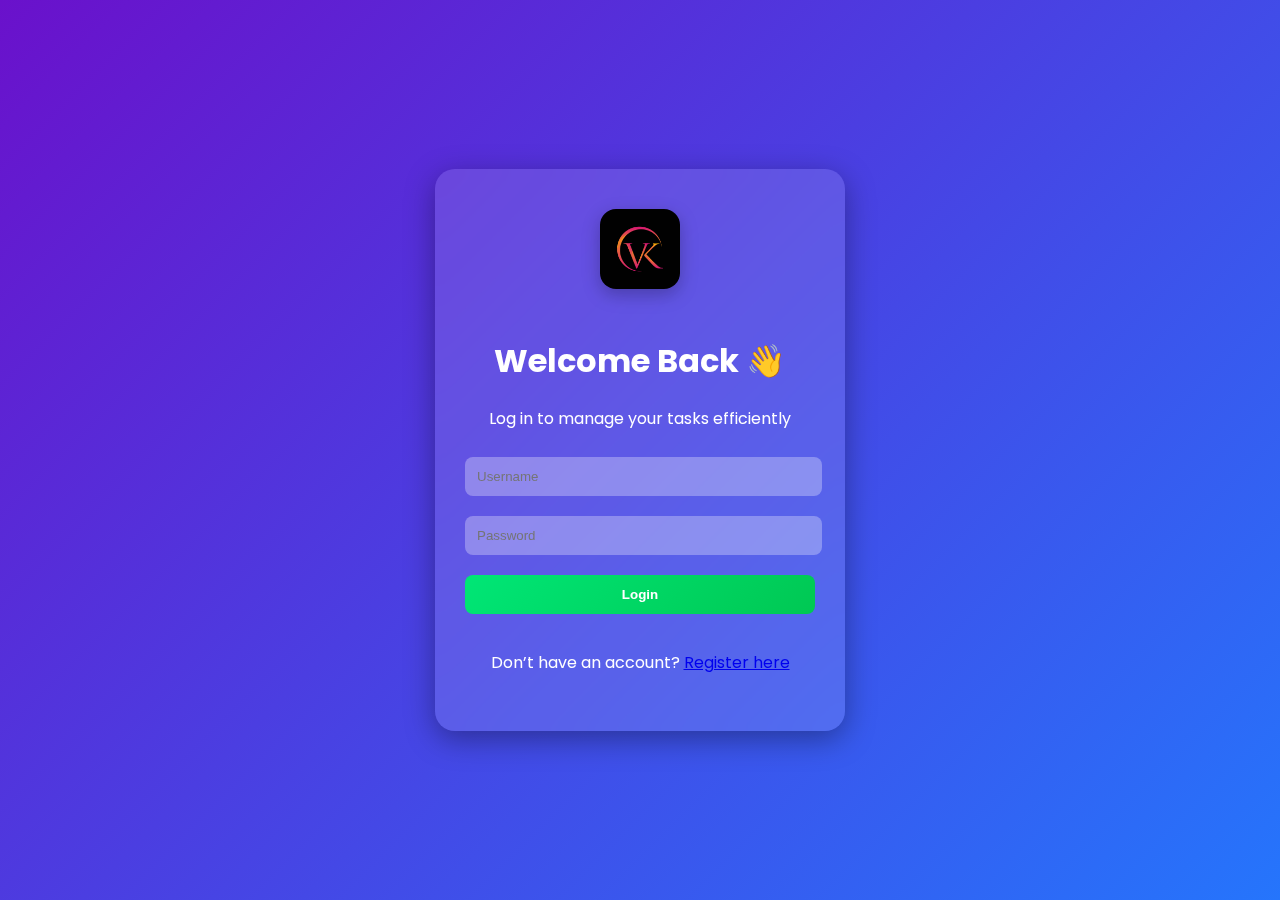
<file: Smart_Task_Manager-main/Smart_Task_Manager-main/task-manager/index.html>
<!DOCTYPE html>
<html lang="en">
<head>
  <meta charset="UTF-8">
  <meta name="viewport" content="width=device-width, initial-scale=1.0">
  <title>Login | Smart Task Manager</title>
  <link rel="icon" type="image/png" href="logo.png">
  <link rel="stylesheet" href="style.css">
</head>
<body class="login-body">
  <div class="login-container">
    <img src="istockphoto-1314338734-612x612.jpg" alt="App Logo" class="login-logo">
    <h1>Welcome Back 👋</h1>
    <p class="login-sub">Log in to manage your tasks efficiently</p>

    <form id="loginForm" class="login-form">
      <input type="text" id="username" placeholder="Username" required>
      <input type="password" id="password" placeholder="Password" required>
      <button type="submit">Login</button>
      <p class="error-msg" id="loginError"></p>
    </form>

    <!-- 👇 Added Register Option -->
    <p class="login-sub">
      Don’t have an account? 
      <a href="register.html">Register here</a>
    </p>
  </div>

  <script src="login.js"></script>
</body>
</html>
</file>
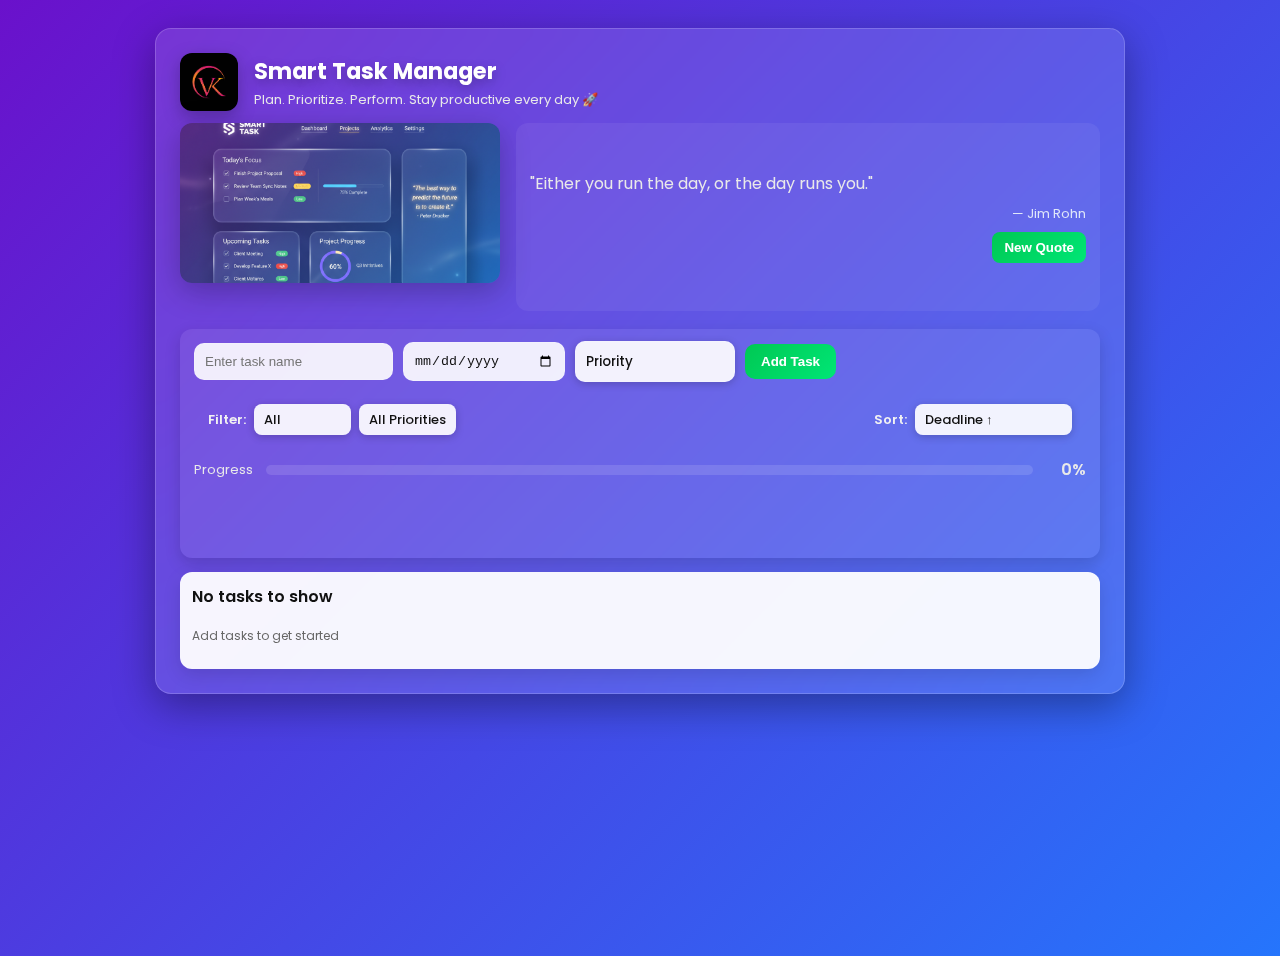
<file: Smart_Task_Manager-main/Smart_Task_Manager-main/task-manager/main.html>
<!DOCTYPE html>
<html lang="en">
<head>
  <meta charset="utf-8" />
  <meta name="viewport" content="width=device-width,initial-scale=1" />
  <title>Smart Task Manager</title>
  <link rel="icon" type="image/png" href="logo.png">
  <link rel="stylesheet" href="style.css">
</head>
<body>
  <div class="container">
    <header class="app-header">
      <img src="istockphoto-1314338734-612x612.jpg" alt="Logo" class="app-logo">
      <div class="header-text">
        <h1>Smart Task Manager</h1>
        <p class="sub">Plan. Prioritize. Perform. Stay productive every day 🚀</p>
      </div>
    </header>

    <div class="top-row">
      <img src="Gemini_Generated_Image_8pb06x8pb06x8pb0.png" alt="Preview" class="preview-img">
      <div class="quote-card">
        <p id="quoteText">Loading inspirational quote...</p>
        <p id="quoteAuthor" class="quote-author"></p>
        <button id="newQuoteBtn" class="small-btn">New Quote</button>
      </div>
    </div>

    <!-- Controls: form + filter/sort + progress -->
    <div class="controls">
      <form id="taskForm" class="task-input">
        <input type="text" id="taskName" placeholder="Enter task name">
        <input type="date" id="taskDeadline">
        <select id="taskPriority">
          <option value="">Priority</option>
          <option value="High">High</option>
          <option value="Medium">Medium</option>
          <option value="Low">Low</option>
        </select>
        <button id="addTaskBtn" type="submit">Add Task</button>
      </form>

      <div class="filter-row">
        <div class="filter-group">
          <label>Filter:</label>
          <select id="statusFilter">
            <option value="all">All</option>
            <option value="pending">Pending</option>
            <option value="completed">Completed</option>
          </select>

          <select id="priorityFilter">
            <option value="all">All Priorities</option>
            <option value="High">High</option>
            <option value="Medium">Medium</option>
            <option value="Low">Low</option>
          </select>
        </div>

        <div class="filter-group">
          <label>Sort:</label>
          <select id="sortBy">
            <option value="deadline-asc">Deadline ↑</option>
            <option value="deadline-desc">Deadline ↓</option>
            <option value="priority-desc">Priority (High → Low)</option>
            <option value="priority-asc">Priority (Low → High)</option>
          </select>
        </div>
      </div>

      <div class="progress-wrap">
        <div class="progress-label">Progress</div>
        <div class="progress-bar-outer">
          <div id="progressBar" class="progress-bar-inner" style="width:0%"></div>
        </div>
        <div id="progressText" class="progress-text">0%</div>
      </div>

      <p id="errorMsg" class="error-msg"></p>
      <p id="successMsg" class="success-msg"></p>
    </div>

    <!-- Task list -->
    <ul id="taskList" class="task-list"></ul>
  </div>

  <script src="script.js"></script>
</body>
</html>
</file>
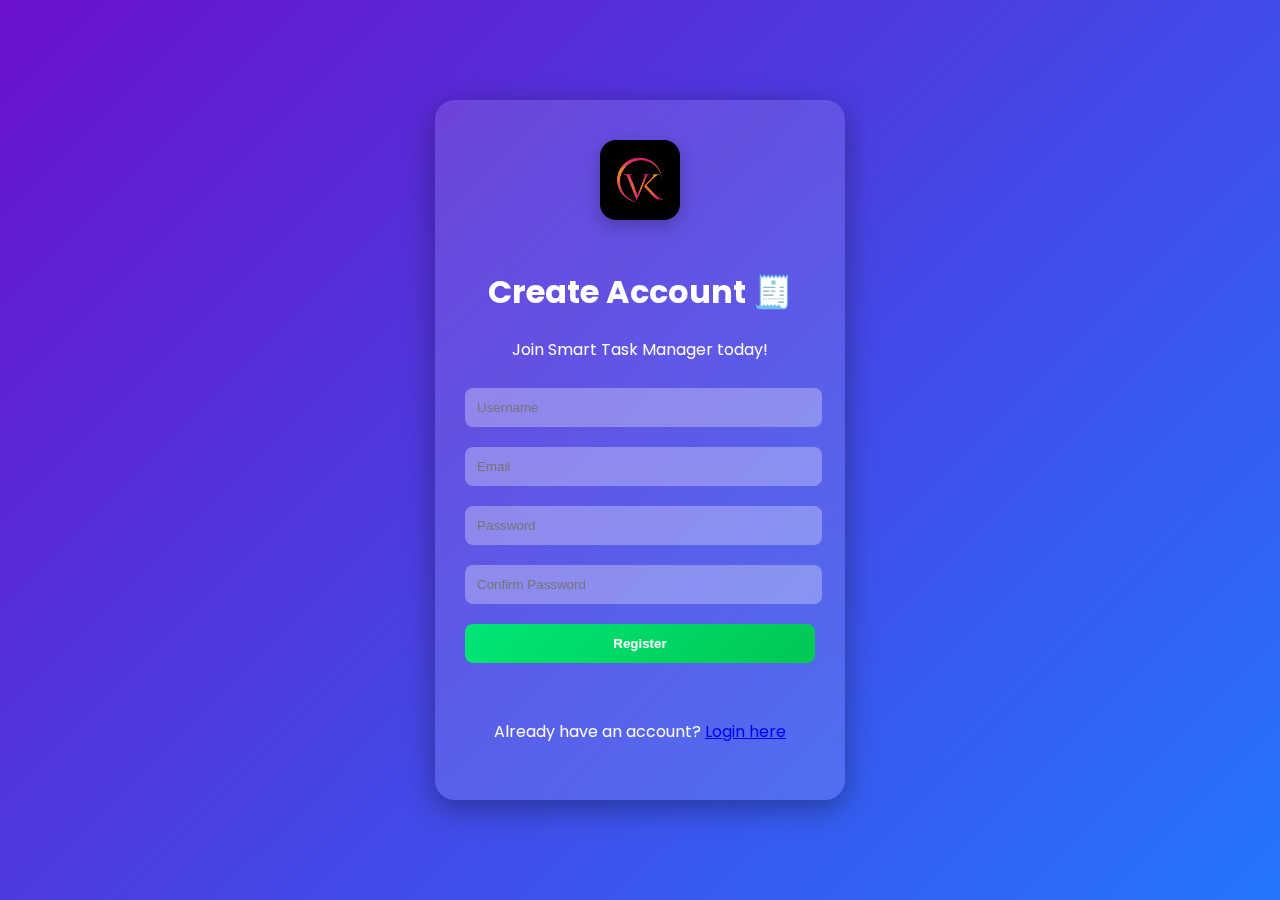
<file: Smart_Task_Manager-main/Smart_Task_Manager-main/task-manager/register.html>
<!DOCTYPE html>
<html lang="en">
<head>
  <meta charset="UTF-8">
  <meta name="viewport" content="width=device-width, initial-scale=1.0">
  <title>Register | Smart Task Manager</title>
  <link rel="icon" type="image/png" href="logo.png">
  <link rel="stylesheet" href="style.css">
</head>
<body class="login-body">
  <div class="login-container">
    <img src="istockphoto-1314338734-612x612.jpg" alt="App Logo" class="login-logo">
    <h1>Create Account 🧾</h1>
    <p class="login-sub">Join Smart Task Manager today!</p>

    <form id="registerForm" class="login-form">
      <input type="text" id="regUsername" placeholder="Username" required>
      <input type="email" id="regEmail" placeholder="Email" required>
      <input type="password" id="regPassword" placeholder="Password" required>
      <input type="password" id="regConfirmPassword" placeholder="Confirm Password" required>
      <button type="submit">Register</button>
      <p class="error-msg" id="registerError"></p>
      <p class="success-msg" id="registerSuccess"></p>
    </form>

    <p class="login-sub">Already have an account? 
      <a href="index.html">Login here</a>
    </p>
  </div>

  <script src="register.js"></script>
</body>
</html>
</file>
<file: Smart_Task_Manager-main/Smart_Task_Manager-main/task-manager/style.css>
/* =========================
   Shared theme + Task 3 styles
   Keep glassmorphism & gradient
   ========================= */

@import url('https://fonts.googleapis.com/css2?family=Poppins:wght@300;400;600;700&display=swap');

:root{
  --bg1: #6a11cb;
  --bg2: #2575fc;
  --glass-bg: rgba(255,255,255,0.15);
  --glass-border: rgba(255,255,255,0.18);
  --accent: #00e676;
  --muted: #e9e9e9;
  --card-bg: rgba(255,255,255,0.95);
}

/* ---------- LOGIN & REGISTER ALIGNMENT FIX ---------- */
.login-body {
  display: flex;
  justify-content: center;
  align-items: center;
  min-height: 100vh;
  background: linear-gradient(135deg, var(--bg1), var(--bg2));
  font-family: 'Poppins', sans-serif;
  color: #fff;
  margin: 0;
  padding: 0;
}

.login-container {
  width: 350px;
  background: rgba(255, 255, 255, 0.12);
  border-radius: 20px;
  padding: 40px 30px;
  text-align: center;
  box-shadow: 0 8px 30px rgba(0, 0, 0, 0.35);
  backdrop-filter: blur(12px);
  animation: fadeIn 1s ease;
}

.login-form input {
  width: 95%;
  padding: 12px;
  margin: 10px 0;
  border: none;
  border-radius: 8px;
  background: rgba(255, 255, 255, 0.3);
  color: #fff;
}

.login-form button {
  width: 100%;
  padding: 12px;
  margin-top: 10px;
  background: linear-gradient(135deg, #00e676, #00c853);
  border: none;
  border-radius: 8px;
  color: #fff;
  font-weight: 600;
  cursor: pointer;
  transition: transform 0.3s;
}

.login-form button:hover {
  transform: scale(1.05);
}

.login-logo{
  width: 80px;
  height: 80px;
  margin-bottom: 20px;
  border-radius: 16px;
  box-shadow: 0 6px 18px rgba(0,0,0,0.25);
}
/* Body & background */
body {
  font-family: 'Poppins', sans-serif;
  background: linear-gradient(135deg, var(--bg1), var(--bg2));
  color: #111;
  margin: 0;
  min-height: 100vh;
  display: flex;
  justify-content: center;
  align-items: flex-start;
  padding: 28px;
}

/* Container (glass card) */
.container {
  width: 920px;
  max-width: 96%;
  background: rgba(255,255,255,0.12);
  backdrop-filter: blur(12px);
  border-radius: 16px;
  padding: 24px;
  box-shadow: 0 12px 40px rgba(0,0,0,0.35);
  border: 1px solid var(--glass-border);
  animation: fadeIn 0.9s ease;
}

/* header */
.app-header {
  display: flex;
  align-items: center;
  gap: 16px;
  margin-bottom: 12px;
}

.app-logo {
  width: 58px;
  height: 58px;
  border-radius: 12px;
  box-shadow: 0 6px 18px rgba(0,0,0,0.25);
}

.header-text h1{
  margin: 0;
  color: #fff;
  font-size: 1.4rem;
  text-shadow: 0 4px 12px rgba(0,0,0,0.25);
}

.header-text .sub{
  margin: 2px 0 0 0;
  font-size: 13px;
  color: var(--muted);
}

/* top-row: preview + quote */
.top-row{
  display: flex;
  gap: 16px;
  margin-bottom: 18px;
}

.preview-img{
  width: 320px;
  max-width: 42%;
  border-radius: 12px;
  box-shadow: 0 8px 30px rgba(0,0,0,0.25);
  object-fit: cover;
  height: 160px;
}

/* quote card */
.quote-card{
  flex: 1;
  background: rgba(255,255,255,0.06);
  border-radius: 12px;
  padding: 14px;
  display: flex;
  flex-direction: column;
  justify-content: center;
  gap: 8px;
  color: var(--muted);
  min-height: 160px;
}

.quote-card p{ margin: 0; }
.quote-author{ text-align: right; font-size: 13px; color:#dfe7f9; }

.small-btn{
  align-self: flex-end;
  padding: 8px 12px;
  border-radius: 8px;
  border: none;
  cursor: pointer;
  background: linear-gradient(135deg,#00c853,#00e676);
  color: #fff;
  font-weight: 600;
  transition: transform .18s ease;
}
.small-btn:hover{ transform: translateY(-3px); }

/* controls section */
.controls {
  margin-bottom: 14px;
  display: grid;
  gap: 12px;
  box-shadow: 0 6px 16px rgba(0,0,0,0.15);
  background: rgba(255, 255, 255, 0.08);
  padding: 12px 14px;
  border-radius: 12px;
}

/* task input form */
.task-input {
  display: flex;
  flex-wrap: wrap;
  gap: 10px;
  align-items: center;
}

.task-input input, .task-input select {
  padding: 10px;
  border-radius: 10px;
  border: 1px solid rgba(255,255,255,0.12);
  background: rgba(255,255,255,0.9);
  min-width: 160px;
  color: #111;
}

.task-input input[type="date"]{ min-width: 140px; }

.task-input button{
  padding: 10px 16px;
  border-radius: 10px;
  border: none;
  cursor: pointer;
  background: linear-gradient(135deg,#00c853,#00e676);
  color: #fff;
  font-weight: 700;
  transition: transform .18s ease;
}
.task-input button:hover{ transform: translateY(-3px); }

/* ---------- BETTER FILTER / SORT LAYOUT ---------- */
.filter-row {
  display: flex;
  justify-content: space-between;
  align-items: center;
  flex-wrap: wrap;
  gap: 12px;
  border-radius: 10px;
  padding: 10px 14px;
}

.filter-group {
  display: flex;
  align-items: center;
  gap: 8px;
}

.filter-row select {
  background: rgba(255,255,255,0.9);
  border: none;
  border-radius: 8px;
  padding: 6px 10px;
  font-size: 13px;
  color: #111;
  transition: transform 0.2s;
}

.filter-row select:hover {
  transform: scale(1.03);
}

.filter-row label {
  color: #f2f2f2;
  font-weight: 600;
  font-size: 13px;
}


/* progress */
.progress-wrap{
  display:flex;
  gap:12px;
  align-items:center;
}

.progress-label{ color:var(--muted); font-size:13px; width:70px; }
.progress-bar-outer{
  background: rgba(255,255,255,0.12);
  height: 10px;
  width: 100%;
  border-radius: 20px;
  overflow: hidden;
}
.progress-bar-inner{
  height: 100%;
  background: linear-gradient(90deg,#00e676,#00c853);
  width: 0%;
  transition: width .5s ease;
}
.progress-text{ width: 48px; text-align:right; color:var(--muted); font-weight:600; }

/* messages */
.error-msg, .success-msg {
  font-size: 14px;
  min-height: 20px;
  margin: 0;
  font-weight: 600;
  opacity: 0;
  transition: opacity .25s ease;
}
.error-msg{ color: #ff6b6b; }
.success-msg{ color: #b9ffcc; }
.visible{ opacity: 1; }

/* task list */
.task-list{
  margin: 8px 0 0 0;
  list-style: none;
  padding: 0;
  display: grid;
  gap: 10px;
}

/* each task card */
.task-card{
  display: flex;
  justify-content: space-between;
  align-items: center;
  gap: 12px;
  background: var(--card-bg);
  padding: 12px;
  border-radius: 12px;
  box-shadow: 0 6px 18px rgba(0,0,0,0.12);
  transition: transform .18s ease, opacity .25s ease;
}

.task-card:hover{ transform: translateY(-4px); }

.task-details{ flex:1; display:flex; flex-direction:column; gap:6px; }
.task-details span{ font-weight:600; color:#111; }
.task-meta{ font-size: 12px; color:#666; }

/* priority badges */
.badge{
  padding: 6px 8px;
  border-radius: 8px;
  font-size: 12px;
  font-weight:700;
  color:#fff;
}
.badge-high{ background: linear-gradient(135deg,#ff5252,#ff8a65); }
.badge-medium{ background: linear-gradient(135deg,#ffb74d,#ff9800); color:#111; }
.badge-low{ background: linear-gradient(135deg,#81c784,#66bb6a); }

/* buttons */
.action-btns{ display:flex; gap:8px; align-items:center; }
.action-btn{
  border:none; padding:8px 10px; border-radius:8px; cursor:pointer; font-weight:700;
  background: linear-gradient(135deg,#ffffff,#f1f1f1); color:#111;
  box-shadow: 0 6px 16px rgba(0,0,0,0.06);
  transition: transform .12s ease, opacity .15s ease;
}
.action-btn:hover{ transform: translateY(-3px); }
.complete-btn{ background: linear-gradient(135deg,#00e676,#00c853); color:#fff; }
.delete-btn{ background: linear-gradient(135deg,#ff6b6b,#ff5252); color:#fff; }

/* completed styling */
.completed-task span{ text-decoration: line-through; color: #8a8a8a; }
.completed-task .badge{ opacity: .6; }

/* ---------- BEAUTIFUL DROPDOWN STYLING ---------- */
select {
  appearance: none;
  -webkit-appearance: none;
  -moz-appearance: none;
  padding: 10px 14px;
  border-radius: 10px;
  border: none;
  background: rgba(255, 255, 255, 0.25);
  color: #fff;
  font-weight: 500;
  font-family: 'Poppins', sans-serif;
  box-shadow: 0 2px 8px rgba(0, 0, 0, 0.2);
  transition: all 0.3s ease;
  backdrop-filter: blur(8px);
  cursor: pointer;
}

select option {
  background-color: #2c2f33;
  color: #fff;
  font-weight: 500;
  padding: 10px;
}

select:hover {
  transform: scale(1.03);
  background: rgba(255, 255, 255, 0.35);
}

select:focus {
  outline: none;
  border: 2px solid #00e676;
}

/* small screens adjustments */
@media (max-width: 880px){
  .top-row{ flex-direction: column; }
  .preview-img{ max-width: 100%; width: 100%; height: 140px; }
  .container{ padding: 18px; }
  .task-input input, .task-input select{ min-width: 120px; }
  .filter-row{ flex-direction: column; align-items: flex-start; gap: 8px; }
}

/* animations */
@keyframes fadeIn { from{ opacity:0; transform: translateY(-8px);} to {opacity:1; transform: translateY(0);} }
@keyframes shake { 0%,100%{transform:none;}20%,60%{ transform: translateX(-6px);}40%,80%{transform:translateX(6px);} }
.shake{ animation: shake .45s; }
</file>
